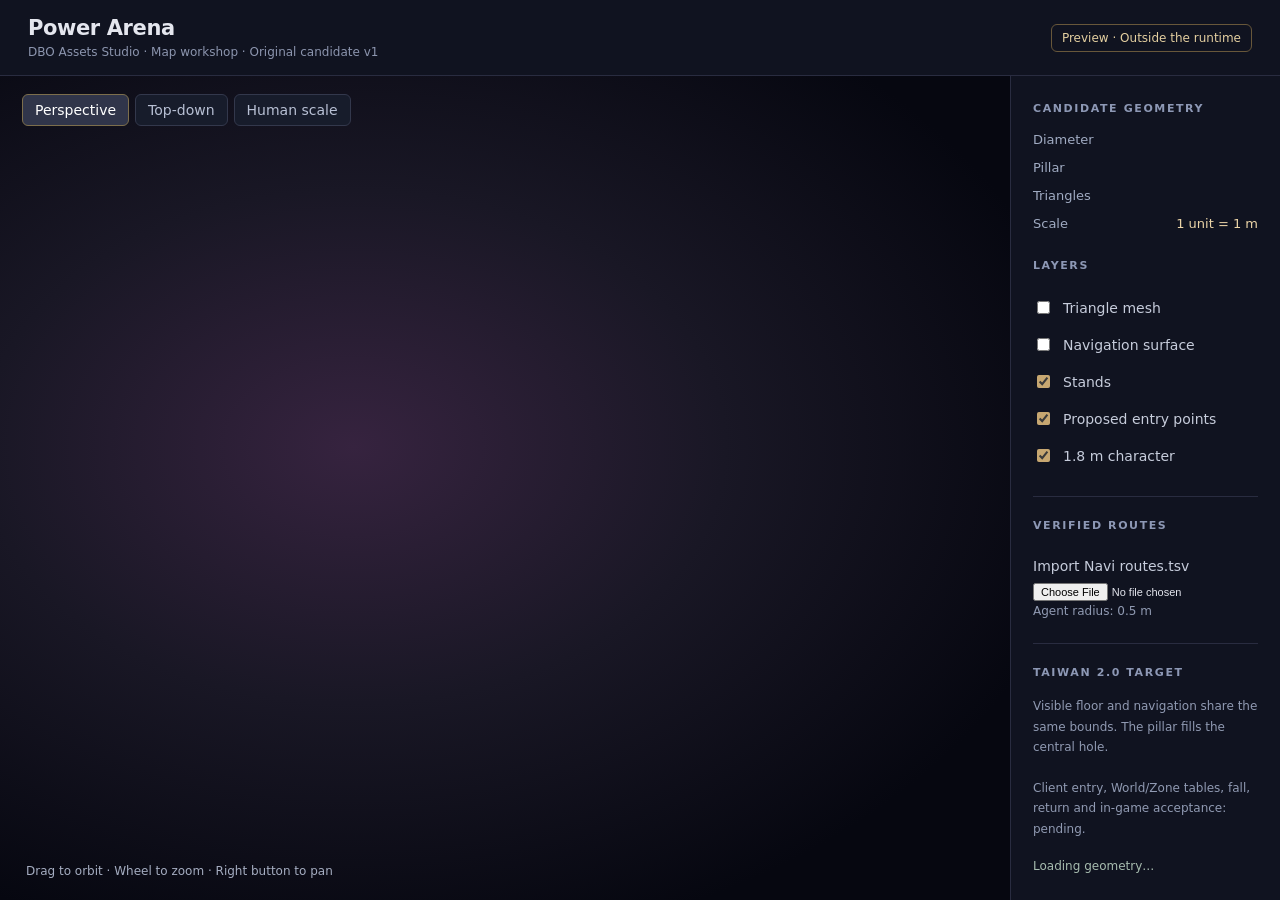
<file: web/map-preview.html>
<!doctype html>
<html lang="en"><head><meta charset="utf-8"><meta name="viewport" content="width=device-width,initial-scale=1"><title>Power Arena · Map Workshop</title>
<style>
*{box-sizing:border-box}body{margin:0;background:#090a13;color:#e4e6ee;font:14px system-ui,sans-serif}header{height:76px;display:flex;align-items:center;justify-content:space-between;padding:0 28px;border-bottom:1px solid #292c40;background:#101320}h1{margin:0;font-size:21px;letter-spacing:-.4px}header small{color:#8c95ae;font-size:12px;display:block;margin-top:5px}.badge{color:#e4cfa0;border:1px solid #68573a;padding:6px 10px;border-radius:6px;font-size:12px}main{display:grid;grid-template-columns:1fr 270px;height:calc(100vh - 76px);min-height:560px}#viewport{position:relative;overflow:hidden;background:radial-gradient(ellipse at 35% 45%,#36233f 0,#191725 40%,#060710 80%)}canvas{display:block;touch-action:none}.overlay{position:absolute;bottom:22px;left:26px;color:#a5adc1;pointer-events:none;font-size:12px}.topbar{position:absolute;left:22px;top:18px;display:flex;gap:6px;z-index:1}button{font:inherit;border:1px solid #33384c;border-radius:6px;padding:7px 12px;background:#171c2b;color:#b8c0d4;cursor:pointer}button:hover,button.active{background:#30354a;color:#fff;border-color:#7c6e4c}aside{padding:26px 22px;background:#101320;border-left:1px solid #292c40;overflow:auto}aside h2{font-size:11px;letter-spacing:1.6px;text-transform:uppercase;color:#8d98b5;margin:0 0 17px}dl{display:grid;grid-template-columns:1fr auto;gap:13px 4px;margin:0 0 28px;font-size:13px}dt{color:#a0abc2}dd{margin:0;color:#ebd4a7;font-variant-numeric:tabular-nums}label{display:flex;align-items:center;gap:10px;padding:9px 0;color:#c6ccdb}input{accent-color:#c7a771}.divider{height:1px;background:#292c40;margin:22px 0}.pending{line-height:1.7;color:#909ab2;font-size:12px}#error{color:#ffc4b5;position:absolute;top:70px;left:24px;max-width:70%}#state{font-size:12px;color:#a7bcaf;margin-top:20px}@media(max-width:760px){main{grid-template-columns:1fr}aside{display:none}header{padding:0 15px}h1{font-size:17px}}
</style></head><body>
<header><div><h1>Power Arena</h1><small>DBO Assets Studio · Map workshop · Original candidate v1</small></div><span class="badge">Preview · Outside the runtime</span></header>
<main><div id="viewport"><div class="topbar"><button id="orbit" class="active">Perspective</button><button id="top">Top-down</button><button id="walk">Human scale</button></div><div class="overlay">Drag to orbit · Wheel to zoom · Right button to pan</div><div id="error"></div></div><aside>
<h2>Candidate geometry</h2><dl><dt>Diameter</dt><dd id="diameter"></dd><dt>Pillar</dt><dd id="pillar-height"></dd><dt>Triangles</dt><dd id="triangles"></dd><dt>Scale</dt><dd>1 unit = 1 m</dd></dl>
<h2>Layers</h2><label><input id="wire" type="checkbox">Triangle mesh</label><label><input id="ground" type="checkbox">Navigation surface</label><label><input id="stands" type="checkbox" checked>Stands</label><label><input id="markers" type="checkbox" checked>Proposed entry points</label><label><input id="human" type="checkbox" checked>1.8 m character</label>
<div class="divider"></div><h2>Verified routes</h2><label for="routes-file">Import Navi routes.tsv</label><input id="routes-file" type="file" accept=".tsv" style="max-width:100%;font-size:11px"><div id="routes-status" class="pending">Agent radius: 0.5 m</div>
<div class="divider"></div><h2>Taiwan 2.0 target</h2><div class="pending">Visible floor and navigation share the same bounds. The pillar fills the central hole.<br><br>Client entry, World/Zone tables, fall, return and in-game acceptance: pending.</div><div id="state" role="status">Loading geometry…</div>
</aside></main>
<script type="module">
import * as THREE from './vendor/three.module.js';
import {OrbitControls} from './vendor/OrbitControls.js';
const data=/*MAP_SCENE*/;
const viewport=document.getElementById('viewport'),r=data.recipe;
try{
 const scene=new THREE.Scene(),objects=new THREE.Group();scene.add(objects);
 for(const m of data.meshes){const g=new THREE.BufferGeometry();g.setAttribute('position',new THREE.Float32BufferAttribute(m.positions,3));g.setIndex(m.indices);g.setAttribute('uv',new THREE.Float32BufferAttribute(m.uv,2));g.computeVertexNormals();const color=new THREE.Color().setRGB(m.rgba[0]/255,m.rgba[1]/255,m.rgba[2]/255,THREE.SRGBColorSpace);const material=new THREE.MeshStandardMaterial({color,roughness:.88,metalness:.06,side:THREE.FrontSide});if(m.texture&&m.texture!=='orig_power_white'){const tex=new THREE.TextureLoader().load('./'+m.texture+'.bmp');tex.wrapS=tex.wrapT=THREE.RepeatWrapping;tex.colorSpace=THREE.SRGBColorSpace;material.map=tex}if(m.name==='lamp_5'){material.emissive=color;material.emissiveIntensity=1.8}const mesh=new THREE.Mesh(g,material);mesh.name=m.name;objects.add(mesh)}
 scene.add(new THREE.HemisphereLight(0xb5c4ef,0x4c3149,2.5));const sun=new THREE.DirectionalLight(0xffe1b7,3);sun.position.set(-90,130,100);scene.add(sun);const fill=new THREE.DirectionalLight(0x9885dc,1.5);fill.position.set(80,20,-90);scene.add(fill);
 // Volumetric-looking procedural backdrop is a preview background only.
 const apocalypse=r.surfaceStyle==='apocalypse-stone-v1';const skyGeo=new THREE.SphereGeometry(650,32,20);const skyMat=new THREE.ShaderMaterial({side:THREE.BackSide,depthWrite:false,uniforms:{apocalypse:{value:apocalypse?1:0}},vertexShader:'varying vec3 v;void main(){v=position;gl_Position=projectionMatrix*modelViewMatrix*vec4(position,1.);}',fragmentShader:'uniform float apocalypse;varying vec3 v;float h(vec3 p){return fract(sin(dot(p,vec3(127.1,311.7,74.7)))*43758.5453);}float noise(vec3 p){vec3 i=floor(p),f=fract(p);f=f*f*(3.-2.*f);return mix(mix(mix(h(i),h(i+vec3(1,0,0)),f.x),mix(h(i+vec3(0,1,0)),h(i+vec3(1,1,0)),f.x),f.y),mix(mix(h(i+vec3(0,0,1)),h(i+vec3(1,0,1)),f.x),mix(h(i+vec3(0,1,1)),h(i+vec3(1,1,1)),f.x),f.y),f.z);}void main(){vec3 p=normalize(v)*5.;float n=noise(p)*.55+noise(p*2.2)*.25+noise(p*5.1)*.12+noise(p*11.)*.06;vec3 color=mix(vec3(.016,.018,.032),vec3(.23,.15,.29),smoothstep(.25,.65,n));color+=vec3(.1,.11,.14)*smoothstep(.58,.77,n);if(apocalypse>.5){vec3 red=mix(vec3(.06,.008,.025),vec3(.5,.09,.055),clamp(.5-normalize(v).y,0.,1.));color=mix(red,vec3(.018,.009,.025),smoothstep(.3,.65,n));color+=vec3(.16,.055,.028)*smoothstep(.59,.78,n);}gl_FragColor=vec4(color,1.);}'});scene.add(new THREE.Mesh(skyGeo,skyMat));
 const sourceGround=data.navigationGround;if(!sourceGround)throw new Error('Canonical navigation surface is missing');const ng=new THREE.BufferGeometry();ng.setAttribute('position',new THREE.Float32BufferAttribute(sourceGround.positions.map((v,i)=>i%3===1?v+.12:v),3));ng.setIndex(sourceGround.indices);const nav=new THREE.Mesh(ng,new THREE.MeshBasicMaterial({color:0x4aefa6,transparent:true,opacity:.38,side:THREE.DoubleSide,depthWrite:false}));nav.visible=false;scene.add(nav);
 const markerGroup=new THREE.Group();scene.add(markerGroup);for(const [i,p]of data.markers.entries()){const mesh=new THREE.Mesh(new THREE.RingGeometry(1.8,2.2,32),new THREE.MeshBasicMaterial({color:i?0xffa972:0x7ce2d0,side:THREE.DoubleSide}));mesh.rotation.x=-Math.PI/2;mesh.position.set(p.x,p.y+.16,p.z);markerGroup.add(mesh)}
 const routeGroup=new THREE.Group();scene.add(routeGroup);document.getElementById('routes-file').onchange=async e=>{const file=e.target.files[0];if(!file)return;try{if(file.size>65536)throw new Error('File too large');const lines=(await file.text()).trim().split(/\r?\n/);if(lines.shift()!=='radius\tdirection\tpoint\tx\ty\tz')throw new Error('Invalid routes format');const parsed=lines.map(line=>line.split('\t').map(Number));if(parsed.some(v=>v.length!==6||v.some(x=>!Number.isFinite(x))||Math.abs(v[3])>512||Math.abs(v[4])>512||Math.abs(v[5])>512))throw new Error('Route out of bounds');for(const old of [...routeGroup.children]){routeGroup.remove(old);old.geometry.dispose();old.material.dispose()}let count=0;for(const direction of [0,1]){const rows=parsed.filter(v=>v[0]===.5&&v[1]===direction).sort((a,b)=>a[2]-b[2]);if(!rows.length)continue;const g=new THREE.BufferGeometry().setFromPoints(rows.map(v=>new THREE.Vector3(v[3],v[4]+.35,v[5])));const line=new THREE.Line(g,new THREE.LineBasicMaterial({color:direction?0xffa972:0x7ce2d0}));routeGroup.add(line);count+=rows.length}if(!count)throw new Error('No routes for radius 0.5 m');document.getElementById('routes-status').textContent='Navi imported · radius 0.5 m · '+count+' points'}catch(error){document.getElementById('routes-status').textContent=error.message}};
 const human=new THREE.Group(),hm=new THREE.MeshStandardMaterial({color:0xe8834f});const body=new THREE.Mesh(new THREE.CapsuleGeometry(.22,1.05,4,8),hm);body.position.y=.77;human.add(body);const head=new THREE.Mesh(new THREE.SphereGeometry(.17,12,8),hm);head.position.y=1.63;human.add(head);human.position.set(data.markers[0].x,r.deckHeight,0);scene.add(human);
 const camera=new THREE.PerspectiveCamera(43,1,.05,2000),renderer=new THREE.WebGLRenderer({antialias:true});renderer.setPixelRatio(Math.min(devicePixelRatio,1.6));renderer.outputColorSpace=THREE.SRGBColorSpace;renderer.toneMapping=THREE.ACESFilmicToneMapping;renderer.toneMappingExposure=1.05;viewport.appendChild(renderer.domElement);const controls=new OrbitControls(camera,renderer.domElement);controls.enableDamping=true;controls.minDistance=2;controls.maxDistance=650;
 const select=(id)=>{for(const key of ['orbit','top','walk'])document.getElementById(key).classList.toggle('active',key===id)};
 const orbit=()=>{camera.position.set(185,145,205);controls.target.set(0,5,0);controls.update();select('orbit')};orbit();document.getElementById('orbit').onclick=orbit;document.getElementById('top').onclick=()=>{camera.position.set(0,310,.01);controls.target.set(0,0,0);controls.update();select('top')};document.getElementById('walk').onclick=()=>{camera.position.set(-r.radius*.55+7,r.deckHeight+1.8,8);controls.target.set(0,9,0);controls.update();select('walk')};
 document.getElementById('wire').onchange=e=>objects.children.forEach(m=>m.material.wireframe=e.target.checked);document.getElementById('ground').onchange=e=>nav.visible=e.target.checked;document.getElementById('stands').onchange=e=>objects.children.filter(m=>m.name.startsWith('stands_')||m.name.startsWith('spectator_deck_')).forEach(m=>m.visible=e.target.checked);document.getElementById('markers').onchange=e=>markerGroup.visible=e.target.checked;document.getElementById('human').onchange=e=>human.visible=e.target.checked;
 const resize=()=>{renderer.setSize(viewport.clientWidth,viewport.clientHeight);camera.aspect=viewport.clientWidth/viewport.clientHeight;camera.updateProjectionMatrix()};new ResizeObserver(resize).observe(viewport);resize();renderer.setAnimationLoop(()=>{controls.update();renderer.render(scene,camera)});
 document.getElementById('diameter').textContent=(r.radius*2)+' m';document.getElementById('pillar-height').textContent=r.pillarHeight+' m';document.getElementById('triangles').textContent=data.geometry.triangles.toLocaleString('en-US');document.getElementById('state').textContent='Preview ready · Original geometry';window.mapPreviewReady=true;
}catch(e){document.getElementById('error').textContent='Could not open the preview: '+e.message;document.getElementById('state').textContent='Load error';throw e}
</script></body></html>
</file>
